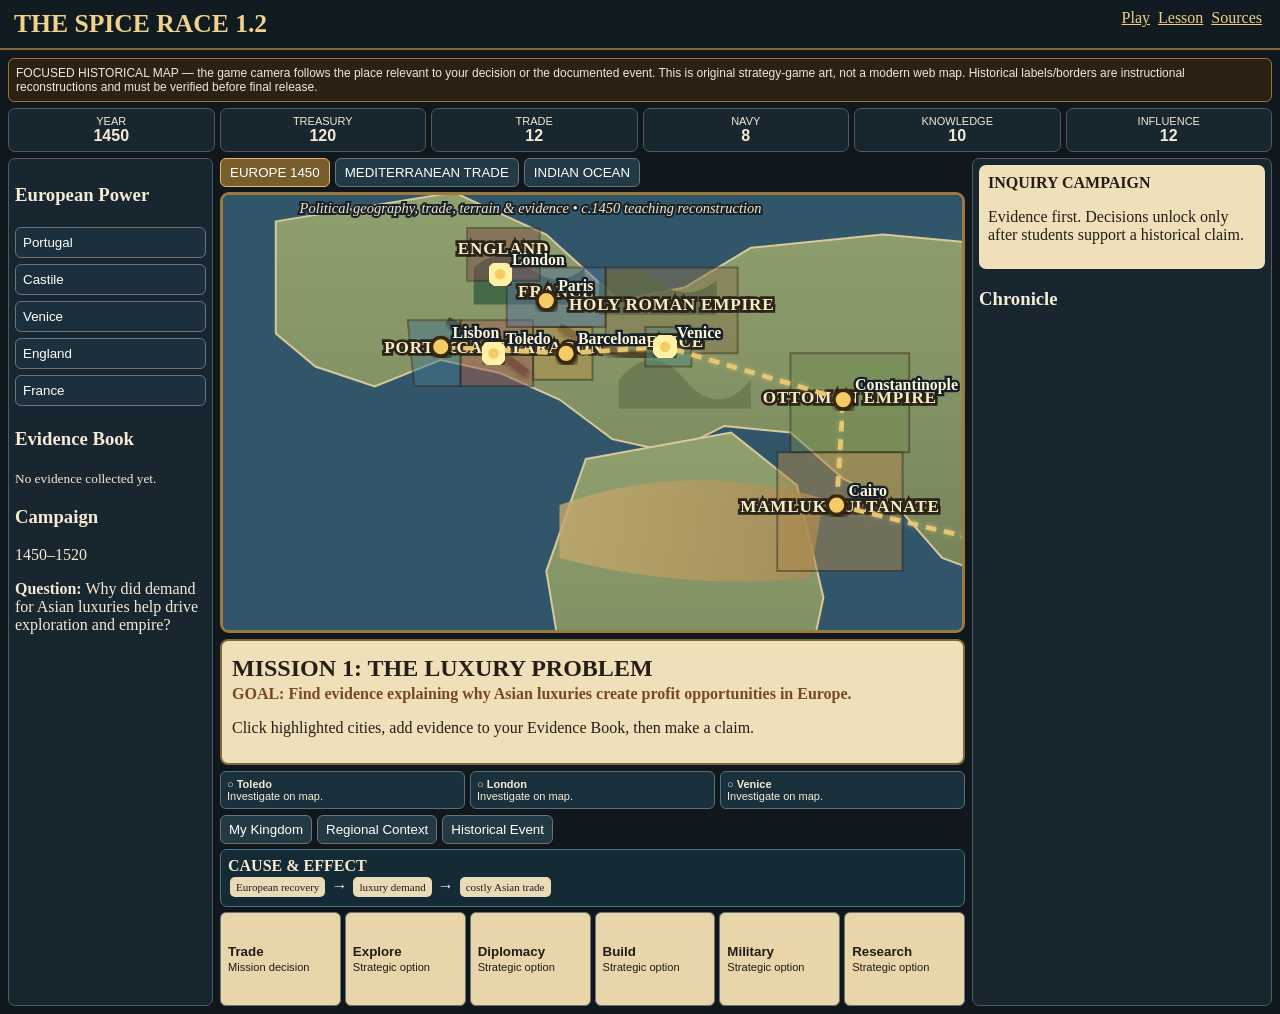
<file: index.html>
<!doctype html><html><head><meta charset="utf-8"><meta name="viewport" content="width=device-width,initial-scale=1"><title>Spice Race 1.2</title><link rel="stylesheet" href="style.css"></head><body><header><div class="brand">THE SPICE RACE 1.2</div><nav class="nav"><a href="index.html">Play</a><a href="lesson.html">Lesson</a><a href="sources.html">Sources</a></nav></header><main class="wrap">
<div class="rule">FOCUSED HISTORICAL MAP — the game camera follows the place relevant to your decision or the documented event. This is original strategy-game art, not a modern web map. Historical labels/borders are instructional reconstructions and must be verified before final release.</div>
<div class="stats"><div class="stat">YEAR<b id="year">1450</b></div><div class="stat">TREASURY<b id="money">120</b></div><div class="stat">TRADE<b id="trade">12</b></div><div class="stat">NAVY<b id="navy">8</b></div><div class="stat">KNOWLEDGE<b id="know">10</b></div><div class="stat">INFLUENCE<b id="power">12</b></div></div>
<div class="layout"><aside class="panel"><h3>European Power</h3><div id="nations"></div><h3>Evidence Book</h3><div class="eBook" id="book"></div><h3>Campaign</h3><p>1450–1520</p><p><b>Question:</b> Why did demand for Asian luxuries help drive exploration and empire?</p></aside>
<section><div class="mapTabs"><button class="active" data-view="Europe">EUROPE 1450</button><button data-view="Mediterranean">MEDITERRANEAN TRADE</button><button data-view="IndianOcean">INDIAN OCEAN</button></div><div class="svgboard"><svg id="svgmap" viewBox="0 0 1000 590">
<defs>
<linearGradient id="landGrad" x1="0" y1="0" x2="0" y2="1"><stop offset="0" stop-color="#8fa06e"/><stop offset=".55" stop-color="#7f8e61"/><stop offset="1" stop-color="#6d7b53"/></linearGradient>
<linearGradient id="sandGrad"><stop offset="0" stop-color="#c4a86d"/><stop offset="1" stop-color="#a98c56"/></linearGradient>
<filter id="softShadow"><feDropShadow dx="1" dy="2" stdDeviation="1.5" flood-opacity=".5"/></filter>
<filter id="routeGlow"><feDropShadow dx="0" dy="0" stdDeviation="2" flood-color="#e6c66f" flood-opacity=".6"/></filter>
<filter id="cityShadow"><feDropShadow dx="1" dy="2" stdDeviation="1.5" flood-opacity=".7"/></filter>
</defs><rect width="1000" height="590" fill="#31566a"/><path class="svgland" d="M40 70L175 48 245 80 300 130 350 120 400 90 500 80 610 90 720 120 860 165 970 210 1000 250 1000 410 900 405 820 370 750 355 690 325 625 305 585 340 545 325 510 285 470 265 430 230 380 225 340 245 295 235 255 205 210 185 165 175 115 195 70 180 40 155Z"/><path class="svgland" d="M275 250L385 230 435 270 455 355 420 520 350 565 295 520 260 425 245 335Z"/><path class="svgdesert" d="M255 285Q350 250 455 280L445 340Q350 350 255 325Z"/><path class="svgmount" d="M170 145Q205 165 230 185"/><path class="svgmount" d="M255 150Q295 175 330 170"/>
<g id="terrainArt">
<path class="forest" d="M190 105q20-18 42 0t42 0v28h-84z"/><path class="forest" d="M285 115q22-18 44 0t45 0v26h-89z"/>
<path class="hill" d="M300 190q25-30 50 0t50 0v22H300z"/>
<text class="mapTitle" x="55" y="45">THE CONNECTED WORLD</text><text class="mapSub" x="58" y="64">Political geography, trade, terrain & evidence • c.1450 teaching reconstruction</text>
</g><g id="realmArt"></g><g id="svgRoutes"></g><g id="svgCities"></g></svg><div class="citypanel hidden" id="citypanel"></div></div><div class="mission" id="mission"></div><div class="evidence" id="evidence"></div><div id="question"></div>
<div class="tools"><button class="tool" id="home">My Kingdom</button><button class="tool" id="regional">Regional Context</button><button class="tool" id="eventFocus">Historical Event</button></div>
<div class="cause"><b>CAUSE & EFFECT</b><div id="chain"></div></div><div id="change"></div><div class="actions" id="actions"></div></section>
<aside class="panel"><div class="event" id="event"></div><h3>Chronicle</h3><div class="log" id="log"></div></aside></div></main><script src="game.js"></script></body></html>
</file>
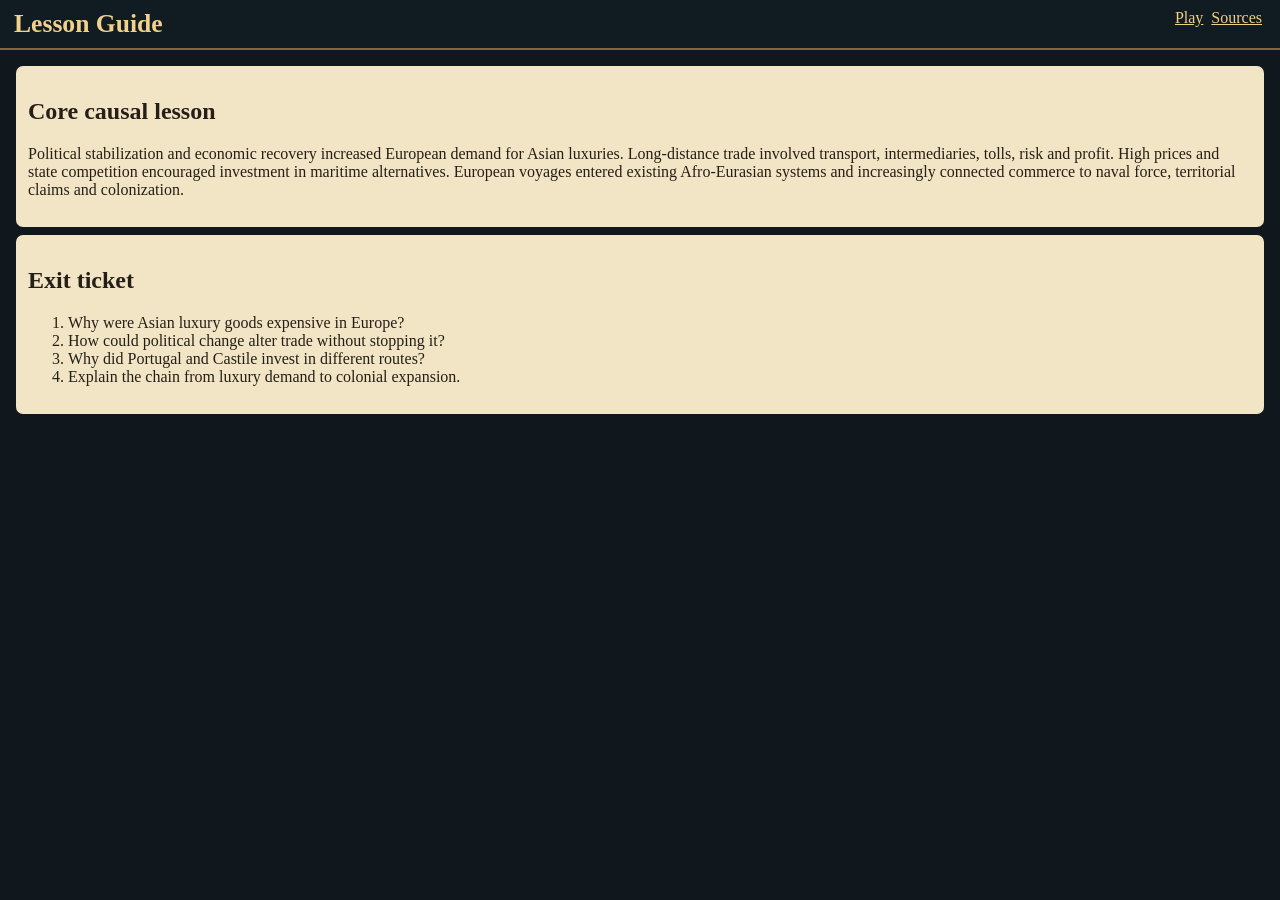
<file: lesson.html>
<!doctype html><html><head><meta charset="utf-8"><link rel="stylesheet" href="style.css"><title>Lesson</title></head><body><header><div class="brand">Lesson Guide</div><nav class="nav"><a href="index.html">Play</a><a href="sources.html">Sources</a></nav></header><main class="wrap"><div class="lesson"><h2>Core causal lesson</h2><p>Political stabilization and economic recovery increased European demand for Asian luxuries. Long-distance trade involved transport, intermediaries, tolls, risk and profit. High prices and state competition encouraged investment in maritime alternatives. European voyages entered existing Afro-Eurasian systems and increasingly connected commerce to naval force, territorial claims and colonization.</p></div><div class="lesson"><h2>Exit ticket</h2><ol><li>Why were Asian luxury goods expensive in Europe?</li><li>How could political change alter trade without stopping it?</li><li>Why did Portugal and Castile invest in different routes?</li><li>Explain the chain from luxury demand to colonial expansion.</li></ol></div></main></body></html>
</file>
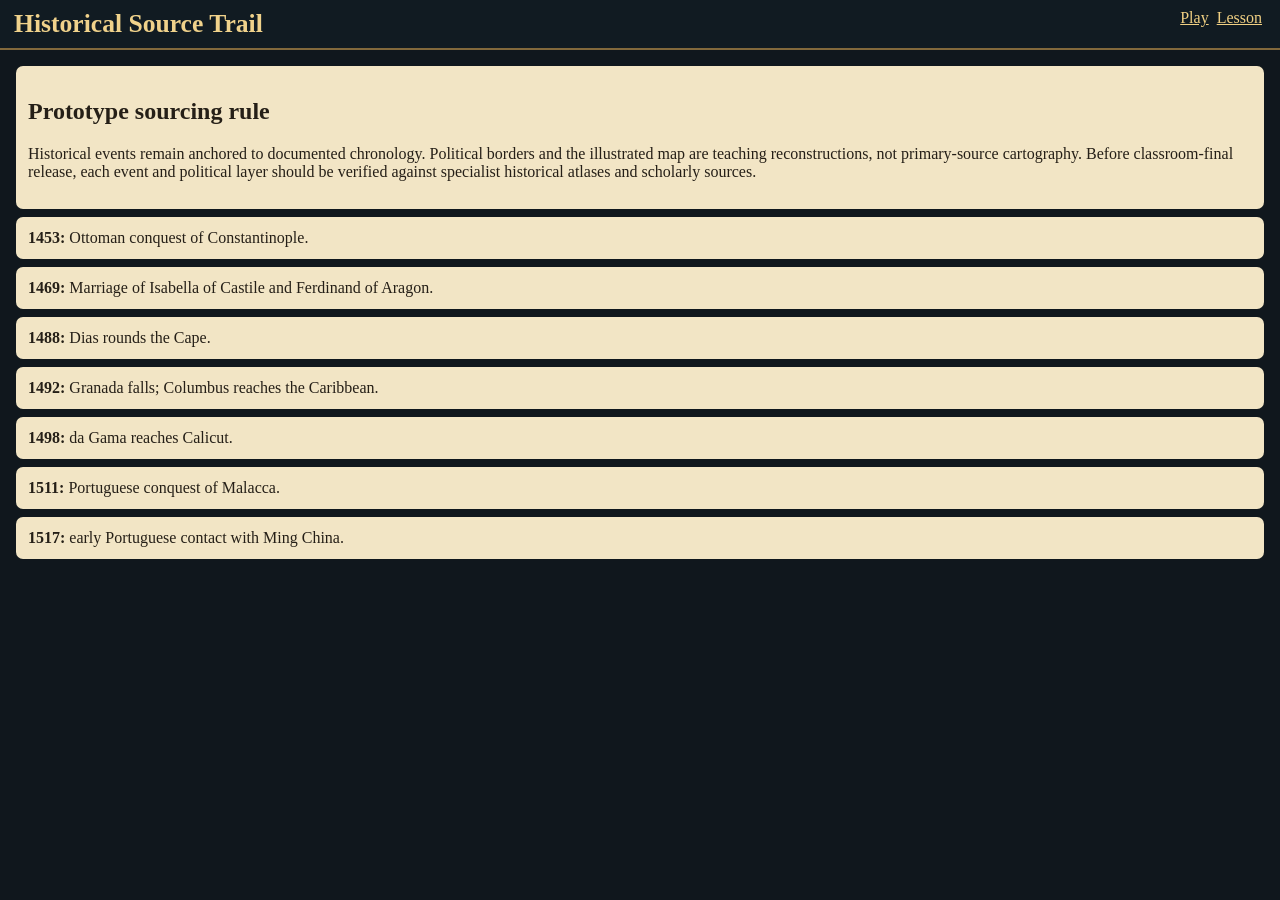
<file: sources.html>
<!doctype html><html><head><meta charset="utf-8"><link rel="stylesheet" href="style.css"><title>Sources</title></head><body><header><div class="brand">Historical Source Trail</div><nav class="nav"><a href="index.html">Play</a><a href="lesson.html">Lesson</a></nav></header><main class="wrap"><div class="lesson"><h2>Prototype sourcing rule</h2><p>Historical events remain anchored to documented chronology. Political borders and the illustrated map are teaching reconstructions, not primary-source cartography. Before classroom-final release, each event and political layer should be verified against specialist historical atlases and scholarly sources.</p></div><div class="lesson" id="y1453"><b>1453:</b> Ottoman conquest of Constantinople.</div><div class="lesson" id="y1469"><b>1469:</b> Marriage of Isabella of Castile and Ferdinand of Aragon.</div><div class="lesson" id="y1488"><b>1488:</b> Dias rounds the Cape.</div><div class="lesson" id="y1492"><b>1492:</b> Granada falls; Columbus reaches the Caribbean.</div><div class="lesson" id="y1498"><b>1498:</b> da Gama reaches Calicut.</div><div class="lesson" id="y1511"><b>1511:</b> Portuguese conquest of Malacca.</div><div class="lesson" id="y1517"><b>1517:</b> early Portuguese contact with Ming China.</div></main></body></html>
</file>
<file: style.css>
*{box-sizing:border-box}body{margin:0;background:#10171d;color:#f5ead4;font-family:Georgia,serif}header{display:flex;justify-content:space-between;gap:10px;padding:9px 14px;background:#111b22;border-bottom:2px solid #82693c;flex-wrap:wrap}.brand{font-size:1.6rem;color:#f0d28b;font-weight:800}.wrap{max-width:1500px;margin:auto;padding:8px}.rule{background:#2b2114;border:1px solid #96763a;padding:7px;border-radius:6px;font:12px Arial}.stats{display:grid;grid-template-columns:repeat(6,1fr);gap:5px;margin:6px 0}.stat,.panel{background:#18262f;border:1px solid #4e5b62;border-radius:7px;padding:6px}.stat{text-align:center;font:11px Arial}.stat b{display:block;font-size:16px}.layout{display:grid;grid-template-columns:205px 1fr 300px;gap:7px}.nation,.action,.tool{border:1px solid #6b7478;border-radius:6px;cursor:pointer}.nation{width:100%;padding:7px;margin:3px 0;text-align:left;background:#1b303c;color:white}.nation.active{border:2px solid #61b7dc}.nation small{display:block}.viewport{position:relative;overflow:hidden;border:3px solid #80683b;border-radius:9px;background:#253c48;aspect-ratio:16/9}.mapimg{position:absolute;width:150%;max-width:none;left:-20%;top:-12%;transition:transform 1s ease,left 1s ease,top 1s ease}.focus{position:absolute;inset:0;box-shadow:inset 0 0 85px #0b0a07cc;pointer-events:none}.focusTitle{position:absolute;left:12px;top:10px;background:#111a20e8;border:1px solid #ad8b48;padding:7px 10px;border-radius:5px;font-weight:800}.tools{display:flex;gap:5px;flex-wrap:wrap;margin:5px 0}.tool{background:#233943;color:white;padding:6px 8px}.cause{background:#142b36;border:1px solid #4d7180;border-radius:7px;padding:7px}.node{display:inline-block;background:#eadbb8;color:#211d17;padding:4px 6px;border-radius:5px;font-size:11px;margin:2px}.actions{display:grid;grid-template-columns:repeat(6,1fr);gap:4px;margin-top:5px}.action{background:#e8d6aa;color:#211c15;padding:7px;min-height:94px;text-align:left}.action b{display:block}.event{background:#efe0b9;color:#241e17;padding:9px;border-radius:7px}.change{background:#172c37;border:2px solid #dc8351;border-radius:7px;padding:7px;margin:5px 0;font:12px Arial}.gold{border-color:#d6ad4f}.log{font:11px Arial;max-height:180px;overflow:auto}.log div{padding:4px;border-bottom:1px solid #3d4950}.lesson{background:#f2e5c5;color:#251f17;padding:12px;border-radius:7px;margin:8px}.nav a{color:#f1d083;margin:4px}@media(max-width:1000px){.layout{grid-template-columns:1fr}.actions{grid-template-columns:repeat(3,1fr)}.stats{grid-template-columns:repeat(3,1fr)}}
.hotspot{position:absolute;width:22px;height:22px;border-radius:50%;border:3px solid #f2d17b;background:#8f3f32;transform:translate(-50%,-50%);z-index:8;cursor:pointer;box-shadow:0 0 0 5px #1118}.hotspot:hover{width:28px;height:28px}.hotspot span{position:absolute;left:17px;top:-8px;background:#111b22df;color:white;padding:2px 5px;border-radius:4px;font-size:11px;white-space:nowrap}.route{position:absolute;height:3px;background:#d6ad4f;transform-origin:left center;z-index:6;opacity:.8;border-radius:4px}.route.orange{background:#df8351}.token{position:absolute;z-index:10;font-size:25px;transform:translate(-50%,-50%);transition:left 1.1s ease,top 1.1s ease}.citypanel{position:absolute;right:8px;top:8px;width:min(310px,48%);z-index:12;background:#efe0b9;color:#241e17;border:2px solid #80683b;border-radius:7px;padding:9px}.citypanel button{background:#243a45;color:#fff;border:1px solid #5e6c72;border-radius:5px;padding:6px;margin:3px;cursor:pointer}.citypanel .close{float:right}.turnmask{position:absolute;inset:0;background:#0d1720d9;z-index:15;display:flex;align-items:center;justify-content:center}.turncard{width:min(520px,80%);background:#efe0b9;color:#241e17;border:3px solid #8a6c35;border-radius:10px;padding:14px}.turncard button{padding:8px 12px;background:#273c47;color:white;border:0;border-radius:6px;cursor:pointer}.hidden{display:none!important}

/* 1.1 locked world layer + inquiry missions */
.worldstage{position:absolute;left:0;top:0;width:150%;transform-origin:0 0;transition:transform .8s ease;z-index:2}
.worldstage .mapimg{position:relative!important;width:100%!important;max-width:none!important;left:0!important;top:0!important;transform:none!important;display:block}
.worldstage #routes,.worldstage #hotspots,.worldstage #tokens{position:absolute;inset:0}
.mission{background:#efe0b9;color:#241e17;border:2px solid #80683b;border-radius:8px;padding:10px;margin:6px 0}.mission h2{margin:.2rem 0}.goal{font-weight:800;color:#78491f}.evidence{display:grid;grid-template-columns:repeat(3,1fr);gap:5px;margin:6px 0}.evidence div{background:#1a313d;border:1px solid #54717e;border-radius:6px;padding:6px;font:11px Arial}.evidence .found{background:#244936;border-color:#6d9e79}.question{background:#f4e8c9;color:#241e17;padding:8px;border-radius:7px;margin:6px 0}.question button{display:block;width:100%;margin:4px 0;padding:7px;text-align:left;border:1px solid #806b43;border-radius:5px;background:#e1cf9f;cursor:pointer}.lockedActions{opacity:.38;pointer-events:none}.success{background:#254c38!important;border-color:#79aa83!important;color:white!important}.hint{font:11px Arial;color:#cbd7dc}.missionProgress{font:11px Arial;color:#f0d28b}
@media(max-width:700px){.evidence{grid-template-columns:1fr}}

.svgboard{border:3px solid #80683b;border-radius:9px;overflow:hidden;background:#31566a;position:relative}.svgboard svg{width:100%;height:auto;display:block}.svgland{fill:#839168;stroke:#d1c296;stroke-width:1}.svgdesert{fill:#b99c63;opacity:.7}.svgmount{fill:none;stroke:#5b5037;stroke-width:5}.svgcity{fill:#f1c85e;stroke:#2a2113;stroke-width:2;cursor:pointer}.svgcity.need{stroke:#fff0a3;stroke-width:5}.svglabel{fill:#fff8df;font:700 11px Georgia,serif;paint-order:stroke;stroke:#182129;stroke-width:3px}.svgroute{stroke:#dfbd66;stroke-width:3;stroke-dasharray:7 6}.bookCard{background:#efe0b9;color:#241e17;border-left:4px solid #c3943d;padding:6px;margin:5px 0;border-radius:4px;font-size:11px}.eBook{max-height:350px;overflow:auto}

/* REBUILT 1.2 — illustrated SVG strategy-map canon */
.svgboard{background:radial-gradient(circle at 45% 40%,#3f7085,#274a5c 70%);box-shadow:inset 0 0 60px #1119;border-color:#9a7a3d}
.svgboard svg{background:transparent}
.svgland{fill:url(#landGrad);stroke:#d8c89a;stroke-width:1.5}
.svgdesert{fill:url(#sandGrad);opacity:.8}
.svgmount{stroke:#51442f;stroke-width:6;filter:url(#softShadow)}
.svgroute{stroke:#e6c66f;stroke-width:3.5;stroke-dasharray:8 6;filter:url(#routeGlow)}
.svgcity{fill:#f4cc65;stroke:#372611;stroke-width:2.5;filter:url(#cityShadow)}
.svgcity.need{stroke:#fff1a5;stroke-width:6}
.svglabel{font:700 12px Georgia,serif;fill:#fff6d6;stroke:#152029;stroke-width:3.5px}
.realmArt{opacity:.5;stroke:#3a2d1c;stroke-width:1.5}.realmName{font:700 13px Georgia,serif;fill:#f8ecc7;paint-order:stroke;stroke:#2b2418;stroke-width:4px;letter-spacing:.6px}
.forest{fill:#355d42;opacity:.8}.hill{fill:#68784f;opacity:.8}.coastGlow{fill:none;stroke:#efe0b2;stroke-width:4;opacity:.16}
.mapTitle{font:700 21px Georgia,serif;fill:#f6df9e;paint-order:stroke;stroke:#18222a;stroke-width:5px}
.mapSub{font:italic 11px Georgia,serif;fill:#f4e6c5;paint-order:stroke;stroke:#18222a;stroke-width:3px}
.shield{stroke:#e7cf8a;stroke-width:1.5}.portIcon{font-size:16px;pointer-events:none}
.mapTabs{display:flex;gap:5px;margin-bottom:5px}.mapTabs button{background:#223a46;color:#fff;border:1px solid #68757b;border-radius:6px;padding:6px 9px;cursor:pointer}.mapTabs button.active{background:#795d2d;border-color:#e2bd69}
</file>
